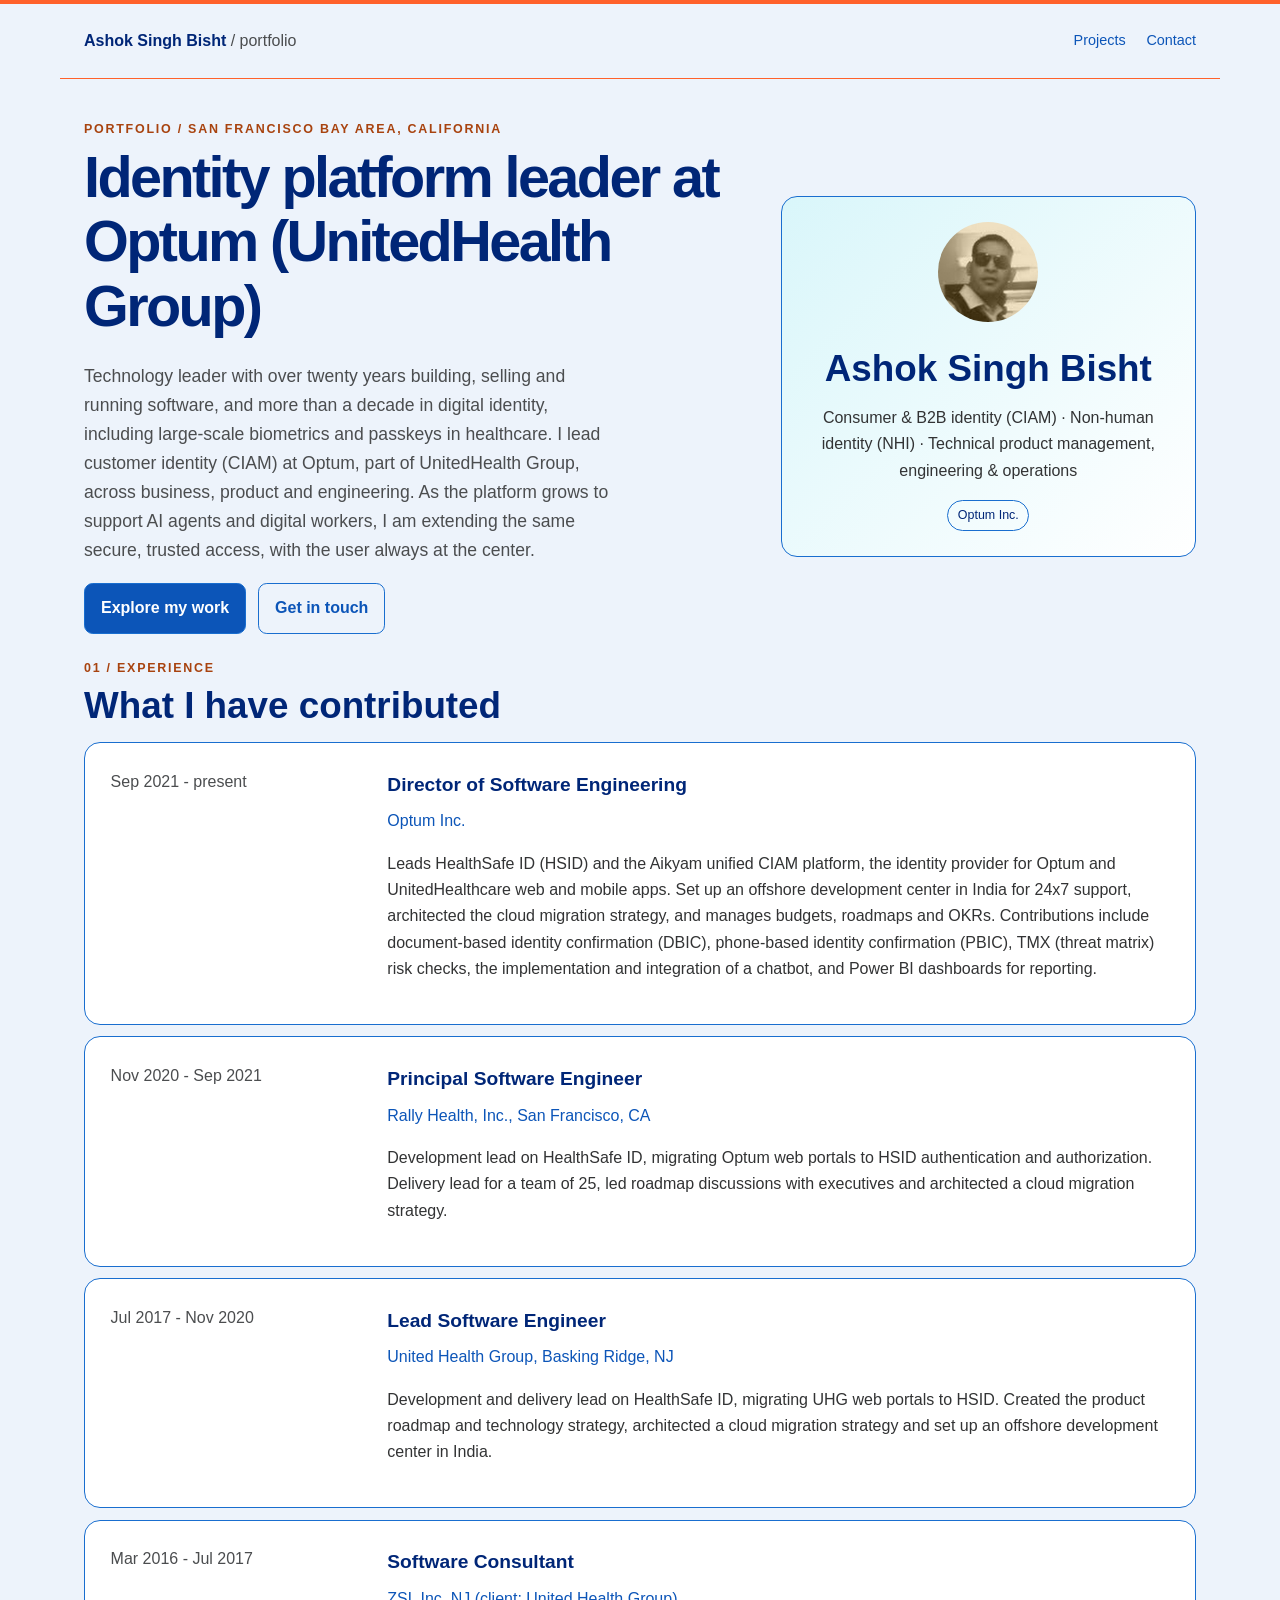
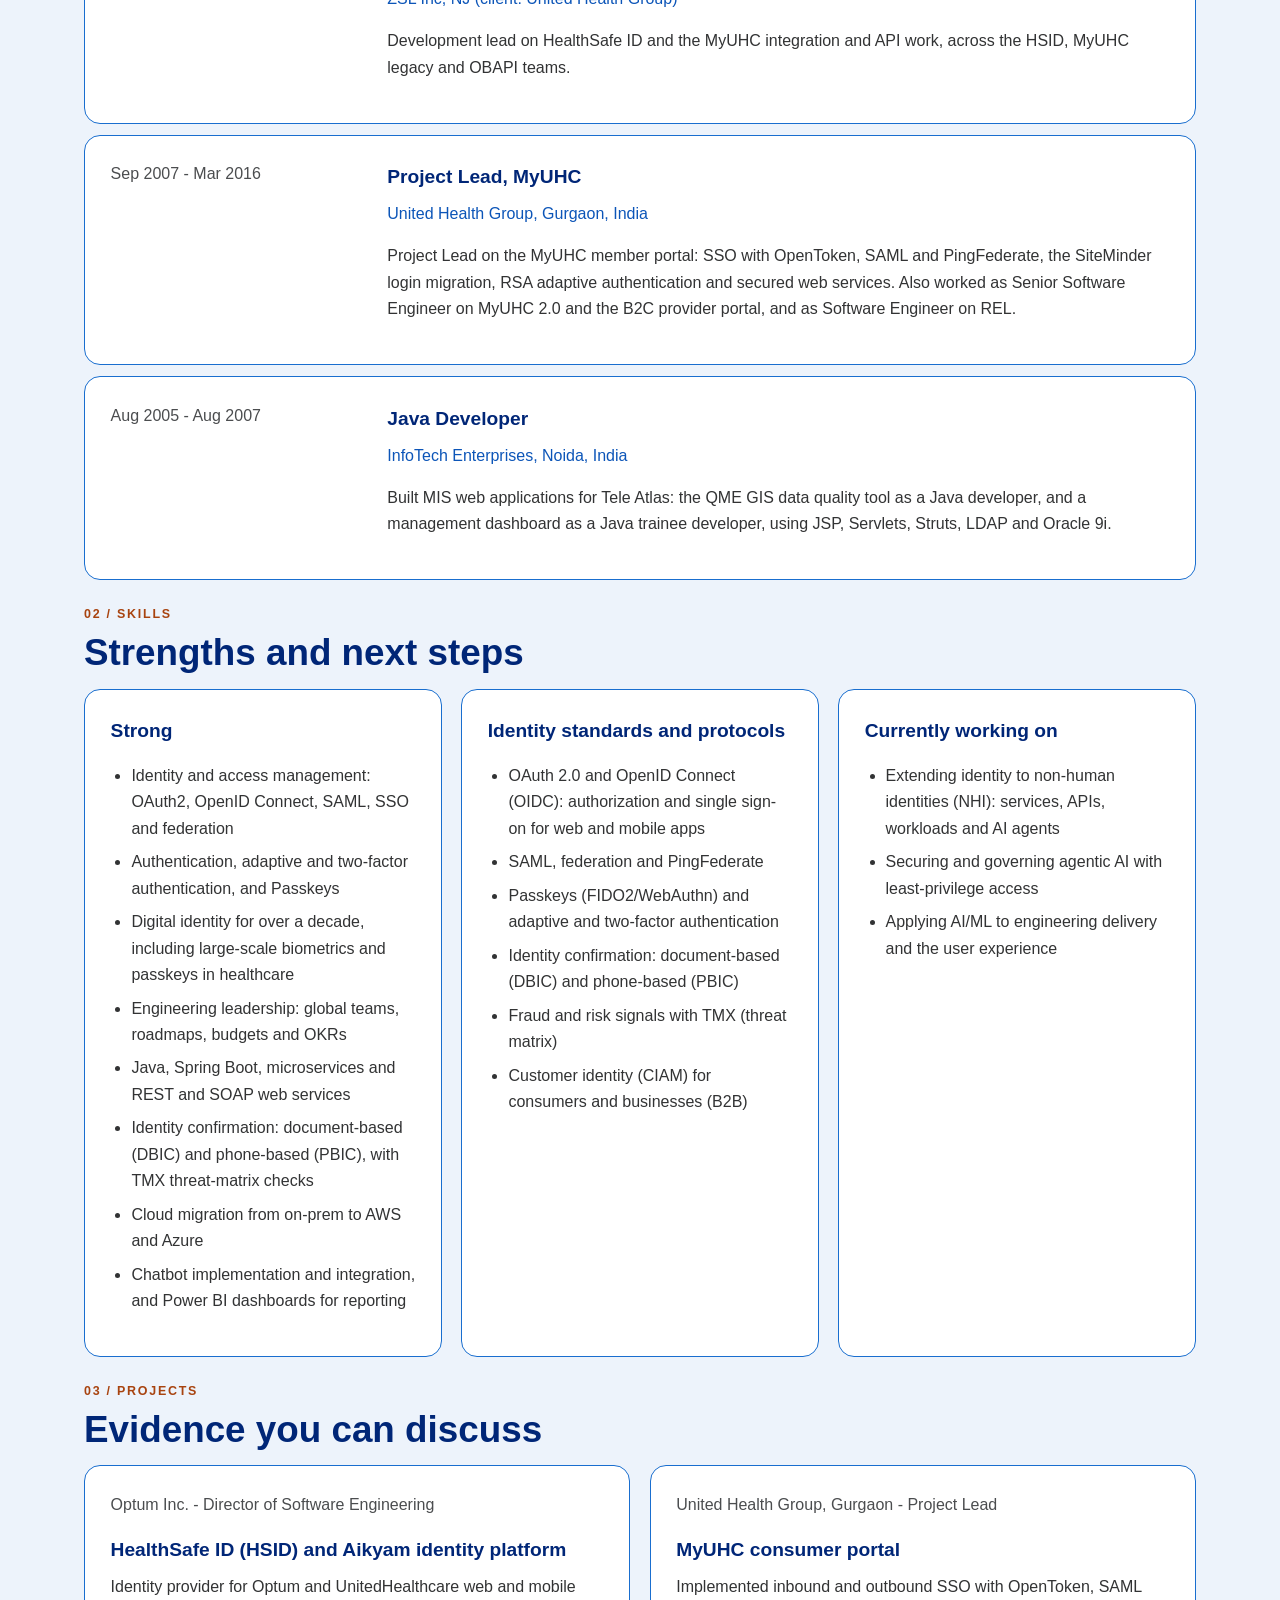
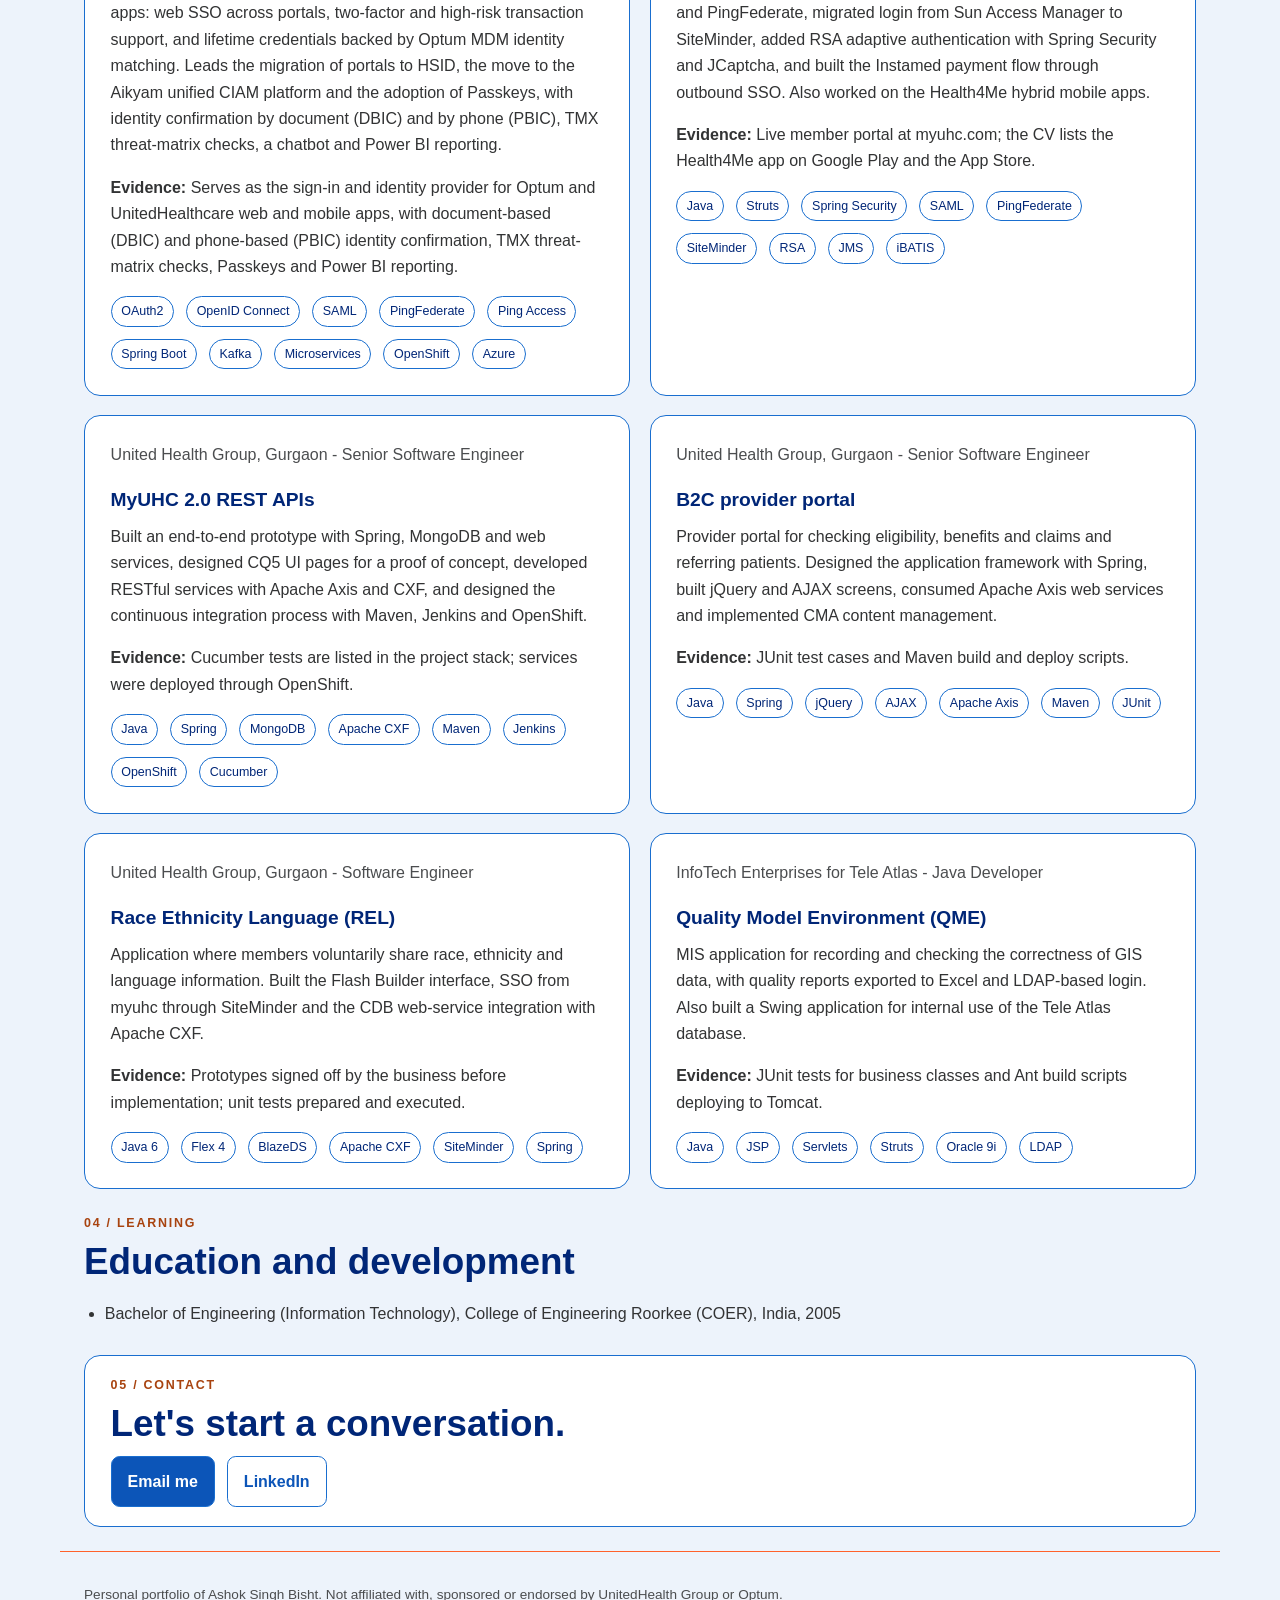
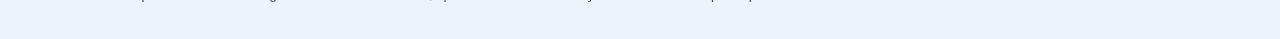
<file: index.html>
<!DOCTYPE html><html lang="en" data-scroll-behavior="smooth"><head><meta charSet="utf-8"/><meta name="viewport" content="width=device-width, initial-scale=1"/><link rel="preload" as="image" href="/profile-photo.jpg"/><link rel="stylesheet" href="/_next/static/chunks/3spr8x0y-0po3.css" data-precedence="next"/><link rel="preload" as="script" fetchPriority="low" href="/_next/static/chunks/1ckvzn7sfprko.js"/><script src="/_next/static/chunks/2r4s4h5xul1n-.js" async=""></script><script src="/_next/static/chunks/2gvu8dyrhibpa.js" async=""></script><script src="/_next/static/chunks/1-9dyrc39prri.js" async=""></script><script src="/_next/static/chunks/turbopack-3-ry682tkyiqk.js" async=""></script><script src="/_next/static/chunks/27gjg8e11zukd.js" async=""></script><script src="/_next/static/chunks/07tnf_-4xkt0j.js" async=""></script><title>Ashok Singh Bisht | Portfolio</title><meta name="description" content="Technology leader with over twenty years building, selling and running software, and more than a decade in digital identity, including large-scale biometrics and passkeys in healthcare. I lead customer identity (CIAM) at Optum, part of UnitedHealth Group, across business, product and engineering. As the platform grows to support AI agents and digital workers, I am extending the same secure, trusted access, with the user always at the center."/><script src="/_next/static/chunks/0cz1d0mv5g_q7.js" noModule=""></script></head><body><div hidden=""><!--$--><!--/$--></div><a class="skip-link" href="#main">Skip to content</a><header class="site-header"><a class="brand" href="/">Ashok Singh Bisht<span> / portfolio</span></a><nav aria-label="Main navigation"><a href="/#projects">Projects</a><a href="/#contact">Contact</a></nav></header><main id="main"><section class="hero section"><div><p class="eyebrow">Portfolio / <!-- -->San Francisco Bay Area, California</p><h1>Identity platform leader at Optum (UnitedHealth Group)</h1><p class="intro">Technology leader with over twenty years building, selling and running software, and more than a decade in digital identity, including large-scale biometrics and passkeys in healthcare. I lead customer identity (CIAM) at Optum, part of UnitedHealth Group, across business, product and engineering. As the platform grows to support AI agents and digital workers, I am extending the same secure, trusted access, with the user always at the center.</p><div class="actions"><a class="button" href="#projects">Explore my work</a><a class="button secondary" href="mailto:bishtashok14@gmail.com">Get in touch</a></div></div><div class="identity-card"><img alt="Photo of Ashok Singh Bisht" width="100" height="100" decoding="async" data-nimg="1" class="avatar" style="color:transparent" src="/profile-photo.jpg"/><h2>Ashok Singh Bisht</h2><p>Consumer &amp; B2B identity (CIAM) · Non-human identity (NHI) · Technical product management, engineering &amp; operations</p><span class="badge">Optum Inc.</span></div></section><section class="section" id="experience"><p class="eyebrow">01 / Experience</p><h2>What I have contributed</h2><article class="panel experience"><p class="muted">Sep 2021 - present</p><div><h3>Director of Software Engineering</h3><p class="accent">Optum Inc.</p><p>Leads HealthSafe ID (HSID) and the Aikyam unified CIAM platform, the identity provider for Optum and UnitedHealthcare web and mobile apps. Set up an offshore development center in India for 24x7 support, architected the cloud migration strategy, and manages budgets, roadmaps and OKRs. Contributions include document-based identity confirmation (DBIC), phone-based identity confirmation (PBIC), TMX (threat matrix) risk checks, the implementation and integration of a chatbot, and Power BI dashboards for reporting.</p></div></article><article class="panel experience"><p class="muted">Nov 2020 - Sep 2021</p><div><h3>Principal Software Engineer</h3><p class="accent">Rally Health, Inc., San Francisco, CA</p><p>Development lead on HealthSafe ID, migrating Optum web portals to HSID authentication and authorization. Delivery lead for a team of 25, led roadmap discussions with executives and architected a cloud migration strategy.</p></div></article><article class="panel experience"><p class="muted">Jul 2017 - Nov 2020</p><div><h3>Lead Software Engineer</h3><p class="accent">United Health Group, Basking Ridge, NJ</p><p>Development and delivery lead on HealthSafe ID, migrating UHG web portals to HSID. Created the product roadmap and technology strategy, architected a cloud migration strategy and set up an offshore development center in India.</p></div></article><article class="panel experience"><p class="muted">Mar 2016 - Jul 2017</p><div><h3>Software Consultant</h3><p class="accent">ZSL Inc, NJ (client: United Health Group)</p><p>Development lead on HealthSafe ID and the MyUHC integration and API work, across the HSID, MyUHC legacy and OBAPI teams.</p></div></article><article class="panel experience"><p class="muted">Sep 2007 - Mar 2016</p><div><h3>Project Lead, MyUHC</h3><p class="accent">United Health Group, Gurgaon, India</p><p>Project Lead on the MyUHC member portal: SSO with OpenToken, SAML and PingFederate, the SiteMinder login migration, RSA adaptive authentication and secured web services. Also worked as Senior Software Engineer on MyUHC 2.0 and the B2C provider portal, and as Software Engineer on REL.</p></div></article><article class="panel experience"><p class="muted">Aug 2005 - Aug 2007</p><div><h3>Java Developer</h3><p class="accent">InfoTech Enterprises, Noida, India</p><p>Built MIS web applications for Tele Atlas: the QME GIS data quality tool as a Java developer, and a management dashboard as a Java trainee developer, using JSP, Servlets, Struts, LDAP and Oracle 9i.</p></div></article></section><section class="section" id="skills"><p class="eyebrow">02 / Skills</p><h2>Strengths and next steps</h2><div class="grid three"><article class="panel"><h3>Strong</h3><ul><li>Identity and access management: OAuth2, OpenID Connect, SAML, SSO and federation</li><li>Authentication, adaptive and two-factor authentication, and Passkeys</li><li>Digital identity for over a decade, including large-scale biometrics and passkeys in healthcare</li><li>Engineering leadership: global teams, roadmaps, budgets and OKRs</li><li>Java, Spring Boot, microservices and REST and SOAP web services</li><li>Identity confirmation: document-based (DBIC) and phone-based (PBIC), with TMX threat-matrix checks</li><li>Cloud migration from on-prem to AWS and Azure</li><li>Chatbot implementation and integration, and Power BI dashboards for reporting</li></ul></article><article class="panel"><h3>Identity standards and protocols</h3><ul><li>OAuth 2.0 and OpenID Connect (OIDC): authorization and single sign-on for web and mobile apps</li><li>SAML, federation and PingFederate</li><li>Passkeys (FIDO2/WebAuthn) and adaptive and two-factor authentication</li><li>Identity confirmation: document-based (DBIC) and phone-based (PBIC)</li><li>Fraud and risk signals with TMX (threat matrix)</li><li>Customer identity (CIAM) for consumers and businesses (B2B)</li></ul></article><article class="panel"><h3>Currently working on</h3><ul><li>Extending identity to non-human identities (NHI): services, APIs, workloads and AI agents</li><li>Securing and governing agentic AI with least-privilege access</li><li>Applying AI/ML to engineering delivery and the user experience</li></ul></article></div></section><section class="section" id="projects"><p class="eyebrow">03 / Projects</p><h2>Evidence you can discuss</h2><div class="grid"><article class="panel project-card"><p class="muted">Optum Inc. - Director of Software Engineering</p><h3>HealthSafe ID (HSID) and Aikyam identity platform</h3><p>Identity provider for Optum and UnitedHealthcare web and mobile apps: web SSO across portals, two-factor and high-risk transaction support, and lifetime credentials backed by Optum MDM identity matching. Leads the migration of portals to HSID, the move to the Aikyam unified CIAM platform and the adoption of Passkeys, with identity confirmation by document (DBIC) and by phone (PBIC), TMX threat-matrix checks, a chatbot and Power BI reporting.</p><p><strong>Evidence:</strong> <!-- -->Serves as the sign-in and identity provider for Optum and UnitedHealthcare web and mobile apps, with document-based (DBIC) and phone-based (PBIC) identity confirmation, TMX threat-matrix checks, Passkeys and Power BI reporting.</p><div class="tags"><span class="badge">OAuth2</span><span class="badge">OpenID Connect</span><span class="badge">SAML</span><span class="badge">PingFederate</span><span class="badge">Ping Access</span><span class="badge">Spring Boot</span><span class="badge">Kafka</span><span class="badge">Microservices</span><span class="badge">OpenShift</span><span class="badge">Azure</span></div></article><article class="panel project-card"><p class="muted">United Health Group, Gurgaon - Project Lead</p><h3>MyUHC consumer portal</h3><p>Implemented inbound and outbound SSO with OpenToken, SAML and PingFederate, migrated login from Sun Access Manager to SiteMinder, added RSA adaptive authentication with Spring Security and JCaptcha, and built the Instamed payment flow through outbound SSO. Also worked on the Health4Me hybrid mobile apps.</p><p><strong>Evidence:</strong> <!-- -->Live member portal at myuhc.com; the CV lists the Health4Me app on Google Play and the App Store.</p><div class="tags"><span class="badge">Java</span><span class="badge">Struts</span><span class="badge">Spring Security</span><span class="badge">SAML</span><span class="badge">PingFederate</span><span class="badge">SiteMinder</span><span class="badge">RSA</span><span class="badge">JMS</span><span class="badge">iBATIS</span></div></article><article class="panel project-card"><p class="muted">United Health Group, Gurgaon - Senior Software Engineer</p><h3>MyUHC 2.0 REST APIs</h3><p>Built an end-to-end prototype with Spring, MongoDB and web services, designed CQ5 UI pages for a proof of concept, developed RESTful services with Apache Axis and CXF, and designed the continuous integration process with Maven, Jenkins and OpenShift.</p><p><strong>Evidence:</strong> <!-- -->Cucumber tests are listed in the project stack; services were deployed through OpenShift.</p><div class="tags"><span class="badge">Java</span><span class="badge">Spring</span><span class="badge">MongoDB</span><span class="badge">Apache CXF</span><span class="badge">Maven</span><span class="badge">Jenkins</span><span class="badge">OpenShift</span><span class="badge">Cucumber</span></div></article><article class="panel project-card"><p class="muted">United Health Group, Gurgaon - Senior Software Engineer</p><h3>B2C provider portal</h3><p>Provider portal for checking eligibility, benefits and claims and referring patients. Designed the application framework with Spring, built jQuery and AJAX screens, consumed Apache Axis web services and implemented CMA content management.</p><p><strong>Evidence:</strong> <!-- -->JUnit test cases and Maven build and deploy scripts.</p><div class="tags"><span class="badge">Java</span><span class="badge">Spring</span><span class="badge">jQuery</span><span class="badge">AJAX</span><span class="badge">Apache Axis</span><span class="badge">Maven</span><span class="badge">JUnit</span></div></article><article class="panel project-card"><p class="muted">United Health Group, Gurgaon - Software Engineer</p><h3>Race Ethnicity Language (REL)</h3><p>Application where members voluntarily share race, ethnicity and language information. Built the Flash Builder interface, SSO from myuhc through SiteMinder and the CDB web-service integration with Apache CXF.</p><p><strong>Evidence:</strong> <!-- -->Prototypes signed off by the business before implementation; unit tests prepared and executed.</p><div class="tags"><span class="badge">Java 6</span><span class="badge">Flex 4</span><span class="badge">BlazeDS</span><span class="badge">Apache CXF</span><span class="badge">SiteMinder</span><span class="badge">Spring</span></div></article><article class="panel project-card"><p class="muted">InfoTech Enterprises for Tele Atlas - Java Developer</p><h3>Quality Model Environment (QME)</h3><p>MIS application for recording and checking the correctness of GIS data, with quality reports exported to Excel and LDAP-based login. Also built a Swing application for internal use of the Tele Atlas database.</p><p><strong>Evidence:</strong> <!-- -->JUnit tests for business classes and Ant build scripts deploying to Tomcat.</p><div class="tags"><span class="badge">Java</span><span class="badge">JSP</span><span class="badge">Servlets</span><span class="badge">Struts</span><span class="badge">Oracle 9i</span><span class="badge">LDAP</span></div></article></div></section><section class="section" id="education"><p class="eyebrow">04 / Learning</p><h2>Education and development</h2><ul><li>Bachelor of Engineering (Information Technology), College of Engineering Roorkee (COER), India, 2005</li></ul></section><section class="section contact panel" id="contact"><p class="eyebrow">05 / Contact</p><h2>Let&#x27;s start a conversation.</h2><div class="actions"><a class="button" href="mailto:bishtashok14@gmail.com">Email me</a><a class="button secondary" href="https://www.linkedin.com/in/ashoksinghbisht/" rel="noreferrer" target="_blank">LinkedIn</a></div></section></main><!--$--><!--/$--><footer class="site-footer">Personal portfolio of <!-- -->Ashok Singh Bisht<!-- -->. Not affiliated with, sponsored or endorsed by UnitedHealth Group or Optum.</footer><script id="_R_">(globalThis["TURBOPACK"] || (globalThis["TURBOPACK"] = [])).push({"otherChunks":["static/chunks/1ckvzn7sfprko.js","static/chunks/2r4s4h5xul1n-.js","static/chunks/2gvu8dyrhibpa.js","static/chunks/1-9dyrc39prri.js"],"runtimeModuleIds":[94553]});</script><script src="/_next/static/chunks/1ckvzn7sfprko.js" async=""></script><script>(self.__next_f=self.__next_f||[]).push([0])</script><script>self.__next_f.push([1,"1:\"$Sreact.fragment\"\n2:\"/_next/static/chunks/27gjg8e11zukd.js\"\n3:\"/_next/static/chunks/07tnf_-4xkt0j.js\"\n4:I[22016,[\"$2\",\"$3\"],\"\"]\n5:I[39756,[\"$2\"],\"default\"]\n6:I[37457,[\"$2\"],\"default\"]\n8:I[5500,[\"$2\",\"$3\"],\"Image\"]\n16:\"ViewportBoundary\"\n17:I[97367,[\"$2\"],\"$16\"]\n19:\"MetadataBoundary\"\n1a:I[97367,[\"$2\"],\"$19\"]\n1b:\"$Sreact.suspense\"\n1d:I[68027,[\"$2\"],\"default\",1]\n:HL[\"/_next/static/chunks/3spr8x0y-0po3.css\",\"style\"]\n7:[[\"children\",{\"s\":\"__PAGE__\",\"h\":512,\"d\":{\"r\":[\"$\",\"$1\",\"c\",{\"children\":[[\"$\",\"main\",null,{\"id\":\"main\",\"children\":[[\"$\",\"section\",null,{\"className\":\"hero section\",\"children\":[[\"$\",\"div\",null,{\"children\":[[\"$\",\"p\",null,{\"className\":\"eyebrow\",\"children\":[\"Portfolio / \",\"San Francisco Bay Area, California\"]}],[\"$\",\"h1\",null,{\"children\":\"Identity platform leader at Optum (UnitedHealth Group)\"}],[\"$\",\"p\",null,{\"className\":\"intro\",\"children\":\"Technology leader with over twenty years building, selling and running software, and more than a decade in digital identity, including large-scale biometrics and passkeys in healthcare. I lead customer identity (CIAM) at Optum, part of UnitedHealth Group, across business, product and engineering. As the platform grows to support AI agents and digital workers, I am extending the same secure, trusted access, with the user always at the center.\"}],[\"$\",\"div\",null,{\"className\":\"actions\",\"children\":[[\"$\",\"a\",null,{\"className\":\"button\",\"href\":\"#projects\",\"children\":\"Explore my work\"}],[\"$\",\"a\",null,{\"className\":\"button secondary\",\"href\":\"mailto:bishtashok14@gmail.com\",\"children\":\"Get in touch\"}]]}]]}],[\"$\",\"div\",null,{\"className\":\"identity-card\",\"children\":[[\"$\",\"$L8\",null,{\"className\":\"avatar\",\"src\":\"/profile-photo.jpg\",\"alt\":\"Photo of Ashok Singh Bisht\",\"width\":100,\"height\":100,\"priority\":true}],[\"$\",\"h2\",null,{\"children\":\"Ashok Singh Bisht\"}],[\"$\",\"p\",null,{\"children\":\"Consumer \u0026 B2B identity (CIAM) · Non-human identity (NHI) · Technical product management, engineering \u0026 operations\"}],[\"$\",\"span\",null,{\"className\":\"badge\",\"children\":\"Optum Inc.\"}]]}]]}],[\"$\",\"section\",null,{\"className\":\"section\",\"id\":\"experience\",\"children\":[[\"$\",\"p\",null,{\"className\":\"eyebrow\",\"children\":\"01 / Experience\"}],[\"$\",\"h2\",null,{\"children\":\"What I have contributed\"}],[[\"$\",\"article\",\"Director of Software Engineering-Optum Inc.\",{\"className\":\"panel experience\",\"children\":[[\"$\",\"p\",null,{\"className\":\"muted\",\"children\":\"Sep 2021 - present\"}],[\"$\",\"div\",null,{\"children\":[[\"$\",\"h3\",null,{\"children\":\"Director of Software Engineering\"}],\"$L9\",\"$La\"]}]]}],\"$Lb\",\"$Lc\",\"$Ld\",\"$Le\",\"$Lf\"]]}],\"$L10\",\"$L11\",\"$L12\",\"$L13\"]}],[\"$L14\"],\"$L15\"]}],\"p\":false,\"v\":null}}]]\n0:{\"P\":null,\"c\":[\"\",\"\"],\"q\":\"\",\"i\":false,\"t\":{\"t\":{\"s\":\"\",\"h\":528,\"d\":{\"r\":[\"$\",\"$1\",\"c\",{\"children\":[[[\"$\",\"link\",\"0\",{\"rel\":\"stylesheet\",\"href\":\"/_next/static/chunks/3spr8x0y-0po3.css\",\"precedence\":\"next\",\"crossOrigin\":\"$undefined\",\"nonce\":\"$undefined\"}],[\"$\",\"script\",\"script-0\",{\"src\":\"/_next/static/chunks/27gjg8e11zukd.js\",\"async\":true,\"nonce\":\"$undefined\"}]],[\"$\",\"html\",null,{\"lang\":\"en\",\"data-scroll-behavior\":\"smooth\",\"children\":[\"$\",\"body\",null,{\"children\":[[\"$\",\"a\",null,{\"className\":\"skip-link\",\"href\":\"#main\",\"children\":\"Skip to content\"}],[\"$\",\"header\",null,{\"className\":\"site-header\",\"children\":[[\"$\",\"$L4\",null,{\"className\":\"brand\",\"href\":\"/\",\"children\":[\"Ashok Singh Bisht\",[\"$\",\"span\",null,{\"children\":\" / portfolio\"}]]}],[\"$\",\"nav\",null,{\"aria-label\":\"Main navigation\",\"children\":[[\"$\",\"$L4\",null,{\"href\":\"/#projects\",\"children\":\"Projects\"}],[\"$\",\"$L4\",null,{\"href\":\"/#contact\",\"children\":\"Contact\"}],false]}]]}],[\"$\",\"$L5\",null,{\"parallelRouterKey\":\"children\",\"error\":\"$undefined\",\"errorStyles\":\"$undefined\",\"errorScripts\":\"$undefined\",\"template\":[\"$\",\"$L6\",null,{}],\"templateStyles\":\"$undefined\",\"templateScripts\":\"$undefined\",\"notFound\":[[[\"$\",\"title\",null,{\"children\":\"404: This page could not be found.\"}],[\"$\",\"div\",null,{\"style\":{\"fontFamily\":\"system-ui,\\\"Segoe UI\\\",Roboto,Helvetica,Arial,sans-serif,\\\"Apple Color Emoji\\\",\\\"Segoe UI Emoji\\\"\",\"height\":\"100vh\",\"textAlign\":\"center\",\"display\":\"flex\",\"flexDirection\":\"column\",\"alignItems\":\"center\",\"justifyContent\":\"center\"},\"children\":[\"$\",\"div\",null,{\"children\":[[\"$\",\"style\",null,{\"dangerouslySetInnerHTML\":{\"__html\":\"body{color:#000;background:#fff;margin:0}.next-error-h1{border-right:1px solid rgba(0,0,0,.3)}@media (prefers-color-scheme:dark){body{color:#fff;background:#000}.next-error-h1{border-right:1px solid rgba(255,255,255,.3)}}\"}}],[\"$\",\"h1\",null,{\"className\":\"next-error-h1\",\"style\":{\"display\":\"inline-block\",\"margin\":\"0 20px 0 0\",\"padding\":\"0 23px 0 0\",\"fontSize\":24,\"fontWeight\":500,\"verticalAlign\":\"top\",\"lineHeight\":\"49px\"},\"children\":404}],[\"$\",\"div\",null,{\"style\":{\"display\":\"inline-block\"},\"children\":[\"$\",\"h2\",null,{\"style\":{\"fontSize\":14,\"fontWeight\":400,\"lineHeight\":\"49px\",\"margin\":0},\"children\":\"This page could not be found.\"}]}]]}]}]],[]],\"forbidden\":\"$undefined\",\"unauthorized\":\"$undefined\"}],[\"$\",\"footer\",null,{\"className\":\"site-footer\",\"children\":[\"Personal portfolio of \",\"Ashok Singh Bisht\",\". Not affiliated with, sponsored or endorsed by UnitedHealth Group or Optum.\"]}]]}]}]]}],\"p\":false,\"v\":null},\"c\":\"$Q7\"},\"h\":{\"r\":[\"$\",\"$1\",\"h\",{\"children\":[null,[\"$\",\"$L17\",null,{\"children\":\"$L18\"}],[\"$\",\"$L1a\",null,{\"children\":[[\"$\",\"div\",null,{\"hidden\":true,\"children\":[\"$\",\"$1b\",null,{\"name\":\"Next.Metadata\",\"children\":\"$L1c\"}]}],null]}],null]}],\"p\":false,\"v\":null}},\"m\":\"$undefined\",\"G\":[\"$1d\",[[\"$\",\"link\",\"0\",{\"rel\":\"stylesheet\",\"href\":\"/_next/static/chunks/3spr8x0y-0po3.css\",\"precedence\":\"next\",\"crossOrigin\":\"$undefined\",\"nonce\":\"$undefined\"}]]],\"S\":true,\"r\":\"$undefined\",\"s\":\"$undefined\",\"a\":\"$undefined\",\"l\":\"$undefined\",\"p\":\"$undefined\",\"d\":\"$undefined\",\"b\":\"0FEq-M5TsuM_UFnHWF1ku\"}\n22:I[97367,[\"$2\"],\"OutletBoundary\"]\n9:[\"$\",\"p\",null,{\"className\":\"accent\",\"children\":\"Optum Inc.\"}]\na:[\"$\",\"p\",null,{\"children\":\"Leads HealthSafe ID (HSID) and the Aikyam unified CIAM platform, the identity provider for Optum and UnitedHealthcare web and mobile apps. Set up an offshore development center in India for 24x7 support, architected the cloud migration strategy, and manages budgets, roadmaps and OKRs. Contributions include document-based identity confirmation (DBIC), phone-based identity confirmation (PBIC), TMX (threat matrix) risk checks, the implementation and integration of a chatbot, and Power BI dashboards for reporting.\"}]\nb:[\"$\",\"article\",\"Principal Software Engineer-Rally Health, Inc., San Francisco, CA\",{\"className\":\"panel experience\",\"children\":[[\"$\",\"p\",null,{\"className\":\"muted\",\"children\":\"Nov 2020 - Sep 2021\"}],[\"$\",\"div\",null,{\"children\":[[\"$\",\"h3\",null,{\"children\":\"Principal Software Engineer\"}],[\"$\",\"p\",null,{\"className\":\"accent\",\"children\":\"Rally Health, Inc., San Francisco, CA\"}],[\"$\",\"p\",null,{\"children\":\"Development lead on HealthSafe ID, migrating Optum web portals to HSID authentication and authorization. Delivery lead for a team of 25, led roadmap discussions with executives and architected a cloud migration strategy.\"}]]}]]}]\nc:[\"$\",\"article\",\"Lead Software Engineer-United Health Group, Basking Ridge, NJ\",{\"className\":\"panel experience\",\"children\":[[\"$\",\"p\",null,{\"className\":\"muted\",\"children\":\"Jul 2017 - Nov 2020\"}],[\"$\",\"div\",null,{\"children\":[[\"$\",\"h3\",null,{\"children\":\"Lead Software Engineer\"}],[\"$\",\"p\",null,{\"className\":\"accent\",\"children\":\"United Health Group, Basking Ridge, NJ\"}],[\"$\",\"p\",null,{\"children\":\"Development and delivery lead on HealthSafe ID, migrating UHG web portals to HSID. Created the product roadmap and technology strategy, architected a cloud migration strategy and set up an offshore development center in India.\"}]]}]]}]\nd:[\"$\",\"article\",\"Software Consultant-ZSL Inc, NJ (client: United Health Group)\",{\"className\":\"panel experience\",\"children\":[[\"$\",\"p\",null,{\"className\":\"muted\",\"children\":\"Mar 2016 - Jul 2017\"}],[\"$\",\"div\",null,{\"children\":[[\"$\",\"h3\",null,{\"children\":\"Software Consultant\"}],[\"$\",\"p\",null,{\"className\":\"accent\",\"children\":\"ZSL Inc, NJ (client: United Health Group)\"}],[\"$\",\"p\",null,{\"children\":\"Development lead on HealthSafe ID and the MyUHC integration and API work, across the HSID, MyUHC legacy and OBAPI teams.\"}]]}]]}]\ne:[\"$\",\"article\",\"Project Lead, MyUHC-United Health Group, Gurgaon, India\",{\"className\":\"panel experience\",\"children\":[[\"$\",\"p\",null,{\"className\":\"muted\",\"children\":\"Sep 2007 - Mar 2016\"}],[\"$\",\"div\",null,{\"children\":[[\"$\",\"h3\",null,{\"children\":\"Project Lead, MyUHC\"}],[\"$\",\"p\",null,{\"className\":\"accent\",\"children\":\"United Health Group, Gurgaon, India\"}],[\"$\",\"p\",null,{\"children\":\"Project Lead on the MyUHC member portal: SSO with OpenToken, SAML and PingFederate, the SiteMinder login migration, RSA adaptive authentication and secured web services. Also worked as Senior Software Engineer on MyUHC 2.0 and the B2C provider portal, and as Software Engineer on REL.\"}]]}]]}]\nf:[\"$\",\"article\",\"Java Developer-InfoTech Enterprises, Noida, India\",{\"className\":\"panel experience\",\"children\":[[\"$\",\"p\",null,{\"className\":\"muted\",\"children\":\"Aug 2005 - Aug 2007\"}],[\"$\",\"div\",null,{\"children\":[[\"$\",\"h3\",null,{\"children\":\"Java Developer\"}],[\"$\",\"p\",null,{\"className\":\"accent\",\"children\":\"InfoTech Enterprises, Noida, India\"}],[\"$\",\"p\",null,{\"children\":\"Built MIS web applications for Tele Atlas: the QME GIS data quality tool as a Java developer, and a management dashboard as a Java trainee developer, using JSP, Servlets, Struts, LDAP and Oracle 9i.\"}]]}]]}]\n10:[\"$\",\"section\",null,{\"className\":\"section\",\"id\":\"skills\",\"children\":[[\"$\",\"p\",null,{\"className\":\"eyebrow\",\"children\":\"02 / Skills\"}],[\"$\",\"h2\",null,{\"children\":\"Strengths and next steps\"}],[\"$\",\"div\",null,{\"className\":\"grid three\",\"children\":[[\"$\",\"article\",\"strong\",{\"className\":\"panel\",\"children\":[[\"$\",\"h3\",null,{\"children\":\"Strong\"}],[\"$\",\"ul\",null,{\"children\":[[\"$\",\"li\",\"Identity and access management: OAuth2, OpenID Connect, SAML, SSO and federation\",{\"children\":\"Identity and access management: OAuth2, OpenID Connect, SAML, SSO and federation\"}],[\"$\",\"li\",\"Authentication, adaptive and two-factor authentication, and Passkeys\",{\"children\":\"Authentication, adaptive and two-factor authentication, and Passkeys\"}],[\"$\",\"li\",\"Digital identity for over a decade, including large-scale biometrics and passkeys in healthcare\",{\"children\":\"Digital identity for over a decade, including large-scale biometrics and passkeys in healthcare\"}],[\"$\",\"li\",\"Engineering leadership: global teams, roadmaps, budgets and OKRs\",{\"children\":\"Engineering leadership: global teams, roadmaps, budgets and OKRs\"}],[\"$\",\"li\",\"Java, Spring Boot, microservices and REST and SOAP web services\",{\"children\":\"Java, Spring Boot, microservices and REST and SOAP web services\"}],[\"$\",\"li\",\"Identity confirmation: document-based (DBIC) and phone-based (PBIC), with TMX threat-matrix checks\",{\"children\":\"Identity confirmation: document-based (DBIC) and phone-based (PBIC), with TMX threat-matrix checks\"}],[\"$\",\"li\",\"Cloud migration from on-prem to AWS and Azure\",{\"children\":\"Cloud migration from on-prem to AWS and Azure\"}],[\"$\",\"li\",\"Chatbot implementation and integration, and Power BI dashboards for reporting\",{\"children\":\"Chatbot implementation and integration, and Power BI dashboards for reporting\"}]]}]]}],[\"$\",\"article\",\"Identity standards and protocols\",{\"className\":\"panel\",\"children\":[[\"$\",\"h3\",null,{\"children\":\"Identity standards and protocols\"}],[\"$\",\"ul\",null,{\"children\":[[\"$\",\"li\",\"OAuth 2.0 and OpenID Connect (OIDC): authorization and single sign-on for web and mobile apps\",{\"children\":\"OAuth 2.0 and OpenID Connect (OIDC): authorization and single sign-on for web and mobile apps\"}],[\"$\",\"li\",\"SAML, federation and PingFederate\",{\"children\":\"SAML, federation and PingFederate\"}],[\"$\",\"li\",\"Passkeys (FIDO2/WebAuthn) and adaptive and two-factor authentication\",{\"children\":\"Passkeys (FIDO2/WebAuthn) and adaptive and two-factor authentication\"}],[\"$\",\"li\",\"Identity confirmation: document-based (DBIC) and phone-based (PBIC)\",{\"children\":\"Identity confirmation: document-based (DBIC) and phone-based (PBIC)\"}],[\"$\",\"li\",\"Fraud and risk signals with TMX (threat matrix)\",{\"children\":\"Fraud and risk signals with TMX (threat matrix)\"}],[\"$\",\"li\",\"Customer identity (CIAM) for consumers and businesses (B2B)\",{\"children\":\"Customer identity (CIAM) for consumers and businesses (B2B)\"}]]}]]}],[\"$\",\"article\",\"developing\",{\"className\":\"panel\",\"children\":[[\"$\",\"h3\",null,{\"children\":\"Currently working on\"}],[\"$\",\"ul\",null,{\"children\":[[\"$\",\"li\",\"Extending identity to non-human identities (NHI): services, APIs, workloads and AI agents\",{\"children\":\"Extending identity to non-human identities (NHI): services, APIs, workloads and AI agents\"}],[\"$\",\"li\",\"Securing and governing agentic AI with least-privilege access\",{\"children\":\"Securing and governing agentic AI with least-privilege access\"}],[\"$\",\"li\",\"Applying AI/ML to engineering delivery and the user experience\",{\"children\":\"Applying AI/ML to engineering delivery and the user experience\"}]]}]]}]]}]]}]\n11:[\"$\",\"section\",null,{\"className\":\"section\",\"id\":\"projects\",\"children\":[[\"$\",\"p\",null,{\"className\":\"eyebrow\",\"children\":\"03 / Projects\"}],[\"$\",\"h2\",null,{\"children\":\"Evidence you can discuss\"}],[\"$\",\"div\",null,{\"className\":\"grid\",\"children\":[[\"$\",\"article\",\"HealthSafe ID (HSID) and Aikyam identity platform\",{\"className\":\"panel project-card\",\"children\":[[\"$\",\"p\",null,{\"className\":\"muted\",\"children\":\"Optum Inc. - Director of Software Engineering\"}],[\"$\",\"h3\",null,{\"children\":\"HealthSafe ID (HSID) and Aikyam identity platform\"}],[\"$\",\"p\",null,{\"children\":\"Identity provider for Optum and UnitedHealthcare web and mobile apps: web SSO across portals, two-factor and high-risk transaction support, and lifetime credentials backed by Optum MDM identity matching. Leads the migration of portals to HSID, the move to the Aikyam unified CIAM platform and the adoption of Passkeys, with identity confirmation by document (DBIC) and by phone (PBIC), TMX threat-matrix checks, a chatbot and Power BI reporting.\"}],[\"$\",\"p\",null,{\"children\":[[\"$\",\"strong\",null,{\"children\":\"Evidence:\"}],\" \",\"Serves as the sign-in and identity provider for Optum and UnitedHealthcare web and mobile apps, with document-based (DBIC) and phone-based (PBIC) identity confirmation, TMX threat-matrix checks, Passkeys and Power BI reporting.\"]}],[\"$\",\"div\",null,{\"className\":\"tags\",\"children\":[[\"$\",\"span\",\"OAuth2\",{\"className\":\"badge\",\"children\":\"OAuth2\"}],[\"$\",\"span\",\"OpenID Connect\",{\"className\":\"badge\",\"children\":\"OpenID Connect\"}],[\"$\",\"span\",\"SAML\",{\"className\":\"badge\",\"children\":\"SAML\"}],[\"$\",\"span\",\"PingFederate\",{\"className\":\"badge\",\"children\":\"PingFederate\"}],[\"$\",\"span\",\"Ping Access\",{\"className\":\"badge\",\"children\":\"Ping Access\"}],[\"$\",\"span\",\"Spring Boot\",{\"className\":\"badge\",\"children\":\"Spring Boot\"}],[\"$\",\"span\",\"Kafka\",{\"className\":\"badge\",\"children\":\"Kafka\"}],[\"$\",\"span\",\"Microservices\",{\"className\":\"badge\",\"children\":\"Microservices\"}],[\"$\",\"span\",\"OpenShift\",{\"className\":\"badge\",\"children\":\"OpenShift\"}],[\"$\",\"span\",\"Azure\",{\"className\":\"badge\",\"children\":\"Azure\"}]]}]]}],[\"$\",\"article\",\"MyUHC consumer portal\",{\"className\":\"panel project-card\",\"children\":[[\"$\",\"p\",null,{\"className\":\"muted\",\"children\":\"United Health Group, Gurgaon - Project Lead\"}],[\"$\",\"h3\",null,{\"children\":\"MyUHC consumer portal\"}],[\"$\",\"p\",null,{\"children\":\"Implemented inbound and outbound SSO with OpenToken, SAML and PingFederate, migrated login from Sun Access Manager to SiteMinder, added RSA adaptive authentication with Spring Security and JCaptcha, and built the Instamed payment flow through outbound SSO. Also worked on the Health4Me hybrid mobile apps.\"}],[\"$\",\"p\",null,{\"children\":[[\"$\",\"strong\",null,{\"children\":\"Evidence:\"}],\" \",\"Live member portal at myuhc.com; the CV lists the Health4Me app on Google Play and the App Store.\"]}],[\"$\",\"div\",null,{\"className\":\"tags\",\"children\":[[\"$\",\"span\",\"Java\",{\"className\":\"badge\",\"children\":\"Java\"}],[\"$\",\"span\",\"Struts\",{\"className\":\"badge\",\"children\":\"Struts\"}],[\"$\",\"span\",\"Spring Security\",{\"className\":\"badge\",\"children\":\"Spring Security\"}],[\"$\",\"span\",\"SAML\",{\"className\":\"badge\",\"children\":\"SAML\"}],[\"$\",\"span\",\"PingFederate\",{\"className\":\"badge\",\"children\":\"PingFederate\"}],[\"$\",\"span\",\"SiteMinder\",{\"className\":\"badge\",\"children\":\"SiteMinder\"}],[\"$\",\"span\",\"RSA\",{\"className\":\"badge\",\"children\":\"RSA\"}],[\"$\",\"span\",\"JMS\",{\"className\":\"badge\",\"children\":\"JMS\"}],[\"$\",\"span\",\"iBATIS\",{\"className\":\"badge\",\"children\":\"iBATIS\"}]]}]]}],[\"$\",\"article\",\"MyUHC 2.0 REST APIs\",{\"className\":\"panel project-card\",\"children\":[[\"$\",\"p\",null,{\"className\":\"muted\",\"children\":\"United Health Group, Gurgaon - Senior Software Engineer\"}],[\"$\",\"h3\",null,{\"children\":\"MyUHC 2.0 REST APIs\"}],[\"$\",\"p\",null,{\"children\":\"Built an end-to-end prototype with Spring, MongoDB and web services, designed CQ5 UI pages for a proof of concept, developed RESTful services with Apache Axis and CXF, and designed the continuous integration process with Maven, Jenkins and OpenShift.\"}],[\"$\",\"p\",null,{\"children\":[[\"$\",\"strong\",null,{\"children\":\"Evidence:\"}],\" \",\"Cucumber tests are listed in the project stack; services were deployed through OpenShift.\"]}],\"$L1e\"]}],\"$L1f\",\"$L20\",\"$L21\"]}]]}]\n12:[\"$\",\"section\",null,{\"className\":\"section\",\"id\":\"education\",\"children\":[[\"$\",\"p\",null,{\"className\":\"eyebrow\",\"children\":\"04 / Learning\"}],[\"$\",\"h2\",null,{\"children\":\"Education and development\"}],[\"$\",\"ul\",null,{\"children\":[[\"$\",\"li\",\"Bachelor of Engineering (Information Technology), College of Engineering Roorkee (COER), India, 2005\",{\"children\":\"Bachelor of Engineering (Information Technology), College of Engineering Roorkee (COER), India, 2005\"}]]}]]}]\n13:[\"$\",\"section\",null,{\"className\":\"section contact panel\",\"id\":\"contact\",\"children\":[[\"$\",\"p\",null,{\"className\":\"eyebrow\",\"children\":\"05 / Contact\"}],[\"$\",\"h2\",null,{\"children\":\"Let's start a conversation.\"}],[\"$\",\"div\",null,{\"className\":\"actions\",\"children\":[[\"$\",\"a\",null,{\"className\":\"button\",\"href\":\"mailto:bishtashok14@gmail.com\",\"children\":\"Email me\"}],[\"$\",\"a\",null,{\"className\":\"button secondary\",\"href\":\"https://www.linkedin.com/in/ashoksinghbisht/\",\"rel\":\"noreferrer\",\"target\":\"_blank\",\"children\":\"LinkedIn\"}]]}],false]}]\n14:[\"$\",\"script\",\"script-0\",{\"src\":\"/_next/static/chunks/07tnf_-4xkt0j.js\",\"async\":true,\"nonce\":\"$undefined\"}]\n15:[\"$\",\"$L22\",null,{\"children\":[\"$\",\"$1b\",null,{\"name\":\"Next.MetadataOutlet\",\"children\":\"$@23\"}]}]\n1e:[\"$\",\"div\",null,{\"className\":\"tags\",\"children\":[[\"$\",\"span\",\"Java\",{\"className\":\"badge\",\"children\":\"Java\"}],[\"$\",\"span\",\"Spring\",{\"className\":\"badge\",\"children\":\"Spring\"}],[\"$\",\"span\",\"MongoDB\",{\"className\":\"badge\",\"children\":\"MongoDB\"}],[\"$\",\"span\",\"Apache CXF\",{\"className\":\"badge\",\"children\":\"Apache CXF\"}],[\"$\",\"span\",\"Maven\",{\"className\":\"badge\",\"children\":\"Maven\"}],[\"$\",\"span\",\"Jenkins\",{\"className\":\"badge\",\"children\":\"Jenkins\"}],[\"$\",\"span\",\"OpenShift\",{\"className\":\"badge\",\"children\":\"OpenShift\"}],[\"$\",\"span\",\"Cucumber\",{\"className\":\"badge\",\"children\":\"Cucumber\"}]]}]\n1f:[\"$\",\"article\",\"B2C provider portal\",{\"className\":\"panel project-card\",\"children\":[[\"$\",\"p\",null,{\"className\":\"muted\",\"children\":\"United Health Group, Gurgaon - Senior Software Engineer\"}],[\"$\",\"h3\",null,{\"children\":\"B2C provider portal\"}],[\"$\",\"p\",null,{\"children\":\"Provider portal for checking eligibility, benefits and claims and referring patients. Designed the application framework with Spring, built jQuery and AJAX screens, consumed Apache Axis web services and implemented CMA content management.\"}],[\"$\",\"p\",null,{\"children\":[[\"$\",\"strong\",null,{\"children\":\"Evidence:\"}],\" \",\"JUnit test cases and Maven build and deploy scripts.\"]}],[\"$\",\"div\",null,{\"className\":\"tags\",\"children\":[[\"$\",\"span\",\"Java\",{\"className\":\"badge\",\"children\":\"Java\"}],[\"$\",\"span\",\"Spring\",{\"className\":\"badge\",\"children\":\"Spring\"}],[\"$\",\"span\",\"jQuery\",{\"className\":\"badge\",\"children\":\"jQuery\"}],[\"$\",\"span\",\"AJAX\",{\"className\":\"badge\",\"children\":\"AJAX\"}],[\"$\",\"span\",\"Apache Axis\",{\"className\":\"badge\",\"children\":\"Apache Axis\"}],[\"$\",\"span\",\"Maven\",{\"className\":\"badge\",\"children\":\"Maven\"}],[\"$\",\"span\",\"JUnit\",{\"className\":\"badge\",\"children\":\"JUnit\"}]]}]]}]\n20:[\"$\",\"article\",\"Race Ethnicity Language (REL)\",{\"className\":\"panel project-card\",\"children\":[[\"$\",\"p\",null,{\"className\":\"muted\",\"children\":\"United Health Group, Gurgaon - Software Engineer\"}],[\"$\",\"h3\",null,{\"children\":\"Race Ethnicity Language (REL)\"}],[\"$\",\"p\",null,{\"children\":\"Application where members voluntarily share race, ethnicity and language information. Built the Flash Builder interface, SSO from myuhc through SiteMinder and the CDB web-service integration with Apache CXF.\"}],[\"$\",\"p\",null,{\"children\":[[\"$\",\"strong\",null,{\"children\":\"Evidence:\"}],\" \",\"Prototypes signed off by the business before implementation; unit tests prepared and executed.\"]}],[\"$\",\"div\",null,{\"className\":\"tags\",\"children\":[[\"$\",\"span\",\"Java 6\",{\"className\":\"badge\",\"children\":\"Java 6\"}],[\"$\",\"span\",\"Flex 4\",{\"className\":\"badge\",\"children\":\"Flex 4\"}],[\"$\",\"span\",\"BlazeDS\",{\"className\":\"badge\",\"children\":\"BlazeDS\"}],[\"$\",\"span\",\"Apache CXF\",{\"className\":\"badge\",\"children\":\"Apache CXF\"}],[\"$\",\"span\",\"SiteMinder\",{\"className\":\"badge\",\"children\":\"SiteMinder\"}],[\"$\",\"span\",\"Spring\",{\"className\":\"badge\",\"children\":\"Spring\"}]]}]]}]\n21:[\"$\",\"article\",\"Quality Model Environment (QME)\",{\"className\":\"panel project-card\",\"children\":[[\"$\",\"p\",null,{\"className\":\"muted\",\"children\":\"InfoTech Enterprises for Tele Atlas - Java Developer\"}],[\"$\",\"h3\",null,{\"children\":\"Quality Model Environment (QME)\"}],[\"$\",\"p\",null,{\"children\":\"MIS application for recording and checking the correctness of GIS data, with quality reports exported to Excel and LDAP-based login. Also built a Swing application for internal use of the Tele Atlas database.\"}],[\"$\",\"p\",null,{\"children\":[[\"$\",\"strong\",null,{\"children\":\"Evidence:\"}],\" \",\"JUnit tests for business classes and Ant build scripts deploying to Tomcat.\"]}],[\"$\",\"div\",null,{\"className\":\"tags\",\"children\":[[\"$\",\"span\",\"Java\",{\"className\":\"badge\",\"children\":\"Java\"}],[\"$\",\"span\",\"JSP\",{\"className\":\"badge\",\"children\":\"JSP\"}],[\"$\",\"span\",\"Servlets\",{\"className\":\"badge\",\"children\":\"Servlets\"}],[\"$\",\"span\",\"Struts\",{\"className\":\"badge\",\"children\":\"Struts\"}],[\"$\",\"span\",\"Oracle 9i\",{\"className\":\"badge\",\"children\":\"Oracle 9i\"}],[\"$\",\"span\",\"LDAP\",{\"className\":\"badge\",\"children\":\"LDAP\"}]]}]]}]\n18:[[\"$\",\"meta\",\"0\",{\"charSet\":\"utf-8\"}],[\"$\",\"meta\",\"1\",{\"name\":\"viewport\",\"content\":\"width=device-width, initial-scale=1\"}]]\n1c:[[\"$\",\"title\",\"0\",{\"children\":\"Ashok Singh Bisht | Portfolio\"}],[\"$\",\"meta\",\"1\",{\"name\":\"description\",\"content\":\"Technology leader with over twenty years building, selling and running software, and more than a decade in digital identity, including large-scale biometrics and passkeys in healthcare. I lead customer identity (CIAM) at Optum, part of UnitedHealth Group, across business, product and engineering. As the platform grows to support AI agents and digital workers, I am extending the same secure, trusted access, with the user always at the center.\"}]]\n23:null\n"])</script></body></html>
</file>
<file: _next/static/chunks/3spr8x0y-0po3.css>
:root{--lightningcss-light:initial;--lightningcss-dark: ;color-scheme:light;--bg:#edf3fb;--panel:#fff;--text:#323334;--muted:#4b4d4f;--heading:#002677;--accent:#0c55b8;--warm:#a8430f;--line:#ff612b;--brand:#ff612b;--box:#196ecf}*{box-sizing:border-box}html{scroll-behavior:smooth}body{border-top:4px solid var(--brand);background:var(--bg);color:var(--text);margin:0;font-family:Arial,Helvetica,sans-serif;line-height:1.65}a{color:var(--accent);text-underline-offset:.2em;overflow-wrap:anywhere}a:hover{color:var(--heading)}button,input,textarea,select{font:inherit}button,.button{cursor:pointer}:focus-visible{outline:3px solid var(--heading);outline-offset:4px}h1,h2,h3,p{margin-top:0}.eyebrow{margin-bottom:.3rem}h2{margin-bottom:.8rem}.contact h2{margin-bottom:.6rem}h1,h2,h3{color:var(--heading)}h1{letter-spacing:-.045em;margin-bottom:1.5rem;font-size:clamp(2.2rem,4.5vw,4rem);line-height:1.12}h2{font-size:clamp(1.6rem,3vw,2.3rem);line-height:1.25}h3{margin-bottom:.5rem;font-size:1.2rem}ul{padding-left:1.3rem}li{margin-bottom:.45rem}.site-header,.site-footer,main{max-width:1160px;margin:auto}.site-header{border-bottom:1px solid var(--line);flex-wrap:wrap;justify-content:space-between;align-items:center;gap:1rem;padding:1.5rem;display:flex}.brand{color:var(--heading);font-weight:700;text-decoration:none}.brand span{color:var(--muted);font-weight:400}nav{flex-wrap:wrap;gap:1.3rem;font-size:.9rem;display:flex}nav a{text-decoration:none}main{padding:0 1.5rem 1.5rem}.section{padding:.75rem 0;scroll-margin-top:1rem}.hero{grid-template-columns:1.6fr 1fr;align-items:center;gap:2rem;padding-top:2.5rem;display:grid}.intro{color:var(--muted);max-width:55ch;font-size:1.1rem}.eyebrow{color:var(--warm);text-transform:uppercase;letter-spacing:.14em;font-size:.78rem;font-weight:700}.panel,.identity-card{background:var(--panel);border:1px solid var(--box);overflow-wrap:anywhere;border-radius:1rem;min-width:0;padding:1.6rem}.identity-card{text-align:center;background:linear-gradient(135deg, #d9f6fa, var(--panel))}.avatar{object-fit:cover;background:var(--heading);color:#fff;border-radius:50%;place-items:center;width:100px;height:100px;margin:0 auto 1.5rem;font-size:2rem;font-weight:700;display:grid}.grid{grid-template-columns:repeat(2,minmax(0,1fr));gap:1.2rem;display:grid}.grid.three{grid-template-columns:repeat(3,minmax(0,1fr))}.experience{grid-template-columns:1fr 3fr;gap:1rem;margin-top:.7rem;display:grid}.actions,.tags{flex-wrap:wrap;gap:.75rem;display:flex}.button,button{border:1px solid var(--box);background:var(--accent);color:#fff;border-radius:.55rem;padding:.7rem 1rem;font-weight:700;text-decoration:none;display:inline-block}.button:hover,button:hover{background:var(--heading);color:#fff}.secondary{border-color:var(--box);color:var(--accent);background:0 0}.badge{border:1px solid var(--box);color:var(--heading);border-radius:2rem;padding:.25rem .6rem;font-size:.78rem;display:inline-block}.muted{color:var(--muted)}.accent{color:var(--accent)}.capitalize{text-transform:capitalize}.contact{margin-top:0;padding:1.2rem 1.6rem}.contact .muted{margin:.8rem 0 0}.site-footer{color:var(--muted);border-top:1px solid var(--line);padding:2rem 1.5rem;font-size:.85rem}.workspace{padding-top:3rem}.workspace-header{flex-wrap:wrap;justify-content:space-between;align-items:start;gap:1rem;margin-bottom:1rem;display:flex}.notice{border:1px solid var(--box);background:#fffbeb;margin:1.5rem 0;padding:1rem}.tool-link{color:var(--text);flex-direction:column;gap:.6rem;text-decoration:none;display:flex}.tool-link p{color:var(--muted)}.tool-link .badge{align-self:start}.narrow{max-width:600px;margin:3rem auto}form{gap:1rem;display:grid}label{gap:.4rem;font-weight:700;display:grid}input,textarea,select{border:1px solid var(--box);width:100%;color:var(--text);background:#fff;border-radius:.5rem;min-width:0;padding:.8rem}textarea{resize:vertical}button:disabled{opacity:.65;cursor:wait}.error{color:#c40000;overflow-wrap:anywhere;background:#fcf0f0;border:1px solid #c40000;border-radius:.5rem;padding:1rem}pre{white-space:pre-wrap;overflow-wrap:anywhere;font-size:.9rem}code{overflow-wrap:anywhere}.skip-link{background:var(--text);color:var(--bg);z-index:1;padding:.6rem;position:absolute;top:-5rem;left:1rem}.skip-link:focus{top:1rem}@media (max-width:760px){.hero,.grid,.grid.three,.experience{grid-template-columns:minmax(0,1fr)}.hero{gap:1.5rem;padding-top:1.5rem}.section{padding-top:.6rem;padding-bottom:.6rem}.brand span{display:none}}@media (prefers-reduced-motion:reduce){html{scroll-behavior:auto}}.fit-report{border-top:1px solid var(--line);margin-top:1.5rem;padding-top:1.5rem}.fit-report li{margin-bottom:.8rem}.letter-report{border-top:1px solid var(--line);margin-top:1.5rem;padding-top:1.5rem}.letter-text{white-space:pre-wrap;overflow-wrap:anywhere;margin:1rem 0}.career-report{border-top:1px solid var(--line);margin-top:1.5rem;padding-top:1.5rem}.career-report article{margin:1rem 0}.career-report dt{margin-top:.6rem;font-weight:700}.career-report dd{margin:0}.needs-input{color:#5c4400;border:1px solid var(--box);background:#fff4cc;border-radius:.4rem;padding:.1rem .5rem;display:inline-block}
</file>
